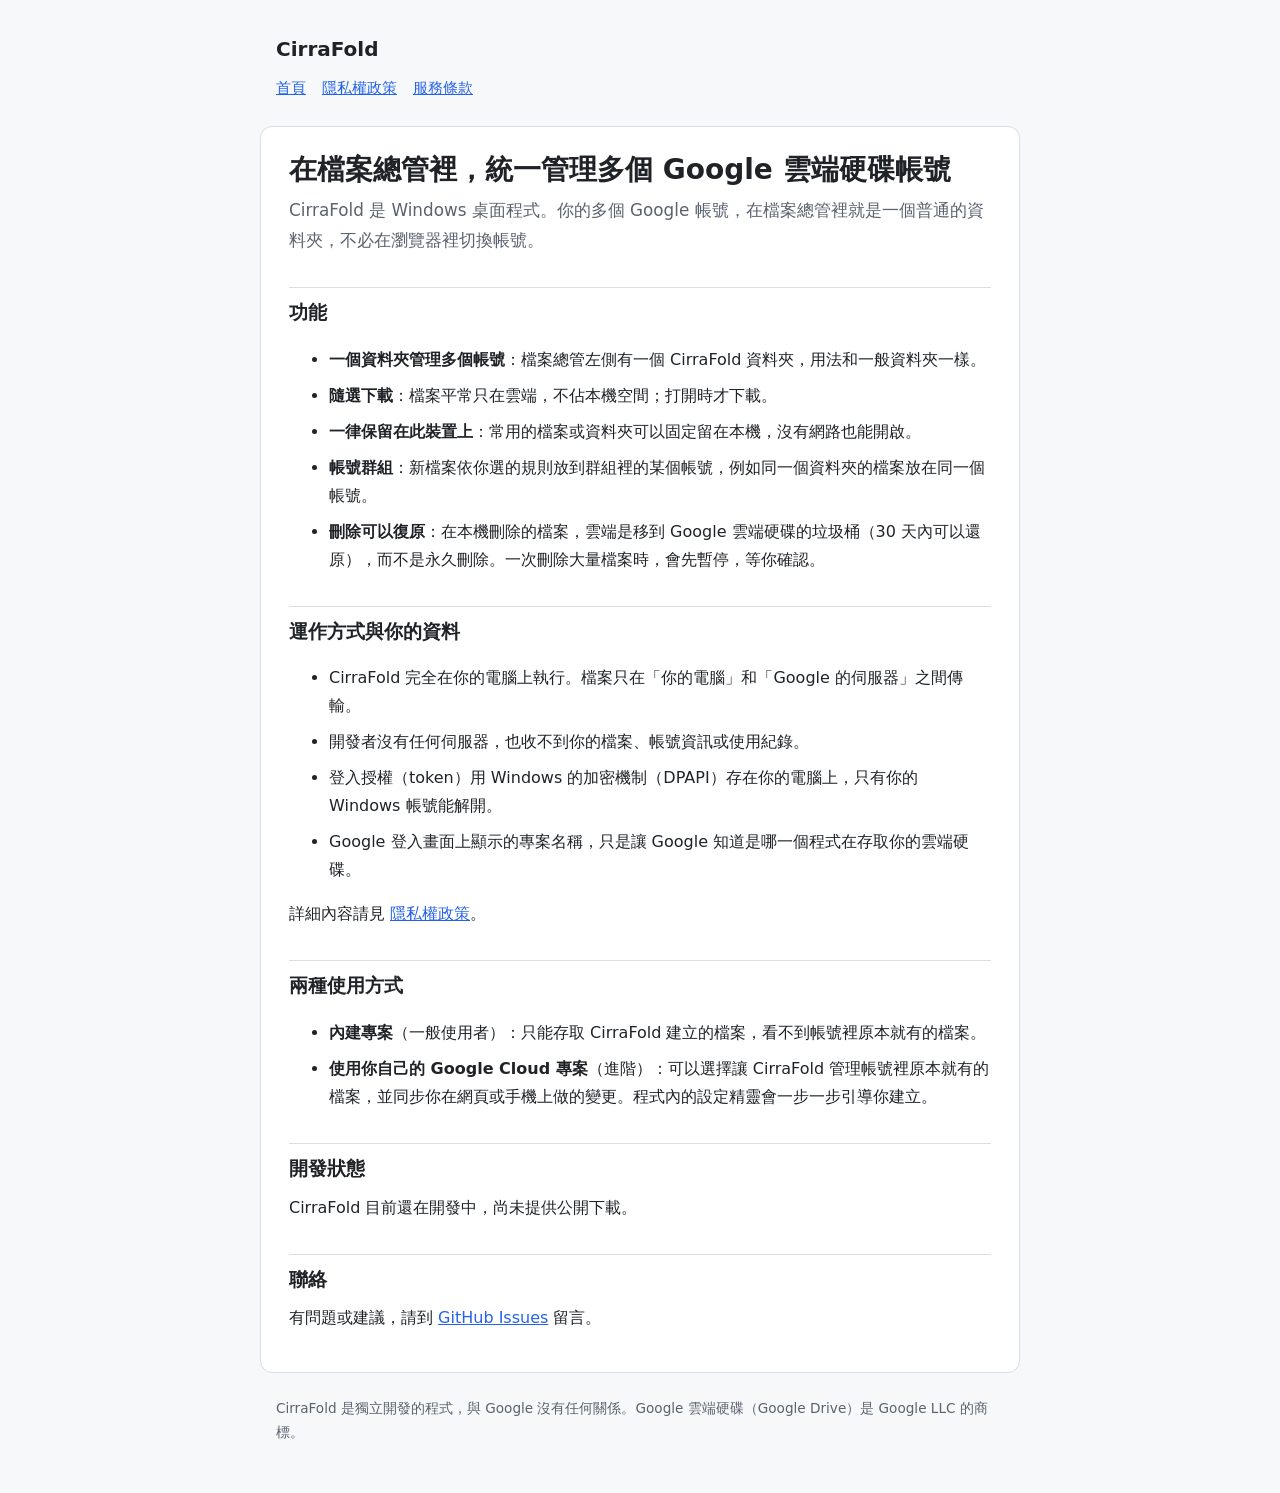
<file: index.html>
<!doctype html>
<html lang="zh-Hant">
<head>
  <meta charset="utf-8">
  <meta name="viewport" content="width=device-width, initial-scale=1">
  <title>CirraFold</title>
  <meta name="description" content="CirraFold：在 Windows 檔案總管裡統一管理多個 Google 雲端硬碟帳號的桌面程式。">
  <link rel="stylesheet" href="style.css">
</head>
<body>
  <header>
    <a class="brand" href="./">CirraFold</a>
    <nav>
      <a href="./">首頁</a>
      <a href="privacy.html">隱私權政策</a>
      <a href="terms.html">服務條款</a>
    </nav>
  </header>

  <main>
    <h1>在檔案總管裡，統一管理多個 Google 雲端硬碟帳號</h1>
    <p class="lead">CirraFold 是 Windows 桌面程式。你的多個 Google 帳號，在檔案總管裡就是一個普通的資料夾，不必在瀏覽器裡切換帳號。</p>

    <h2>功能</h2>
    <ul>
      <li><strong>一個資料夾管理多個帳號</strong>：檔案總管左側有一個 CirraFold 資料夾，用法和一般資料夾一樣。</li>
      <li><strong>隨選下載</strong>：檔案平常只在雲端，不佔本機空間；打開時才下載。</li>
      <li><strong>一律保留在此裝置上</strong>：常用的檔案或資料夾可以固定留在本機，沒有網路也能開啟。</li>
      <li><strong>帳號群組</strong>：新檔案依你選的規則放到群組裡的某個帳號，例如同一個資料夾的檔案放在同一個帳號。</li>
      <li><strong>刪除可以復原</strong>：在本機刪除的檔案，雲端是移到 Google 雲端硬碟的垃圾桶（30 天內可以還原），而不是永久刪除。一次刪除大量檔案時，會先暫停，等你確認。</li>
    </ul>

    <h2>運作方式與你的資料</h2>
    <ul>
      <li>CirraFold 完全在你的電腦上執行。檔案只在「你的電腦」和「Google 的伺服器」之間傳輸。</li>
      <li>開發者沒有任何伺服器，也收不到你的檔案、帳號資訊或使用紀錄。</li>
      <li>登入授權（token）用 Windows 的加密機制（DPAPI）存在你的電腦上，只有你的 Windows 帳號能解開。</li>
      <li>Google 登入畫面上顯示的專案名稱，只是讓 Google 知道是哪一個程式在存取你的雲端硬碟。</li>
    </ul>
    <p>詳細內容請見 <a href="privacy.html">隱私權政策</a>。</p>

    <h2>兩種使用方式</h2>
    <ul>
      <li><strong>內建專案</strong>（一般使用者）：只能存取 CirraFold 建立的檔案，看不到帳號裡原本就有的檔案。</li>
      <li><strong>使用你自己的 Google Cloud 專案</strong>（進階）：可以選擇讓 CirraFold 管理帳號裡原本就有的檔案，並同步你在網頁或手機上做的變更。程式內的設定精靈會一步一步引導你建立。</li>
    </ul>

    <h2>開發狀態</h2>
    <p>CirraFold 目前還在開發中，尚未提供公開下載。</p>

    <h2>聯絡</h2>
    <p>有問題或建議，請到 <a href="https://github.com/a33999512/cirrafold-site/issues">GitHub Issues</a> 留言。</p>
  </main>

  <footer>
    <p>CirraFold 是獨立開發的程式，與 Google 沒有任何關係。Google 雲端硬碟（Google Drive）是 Google LLC 的商標。</p>
  </footer>
</body>
</html>
</file>
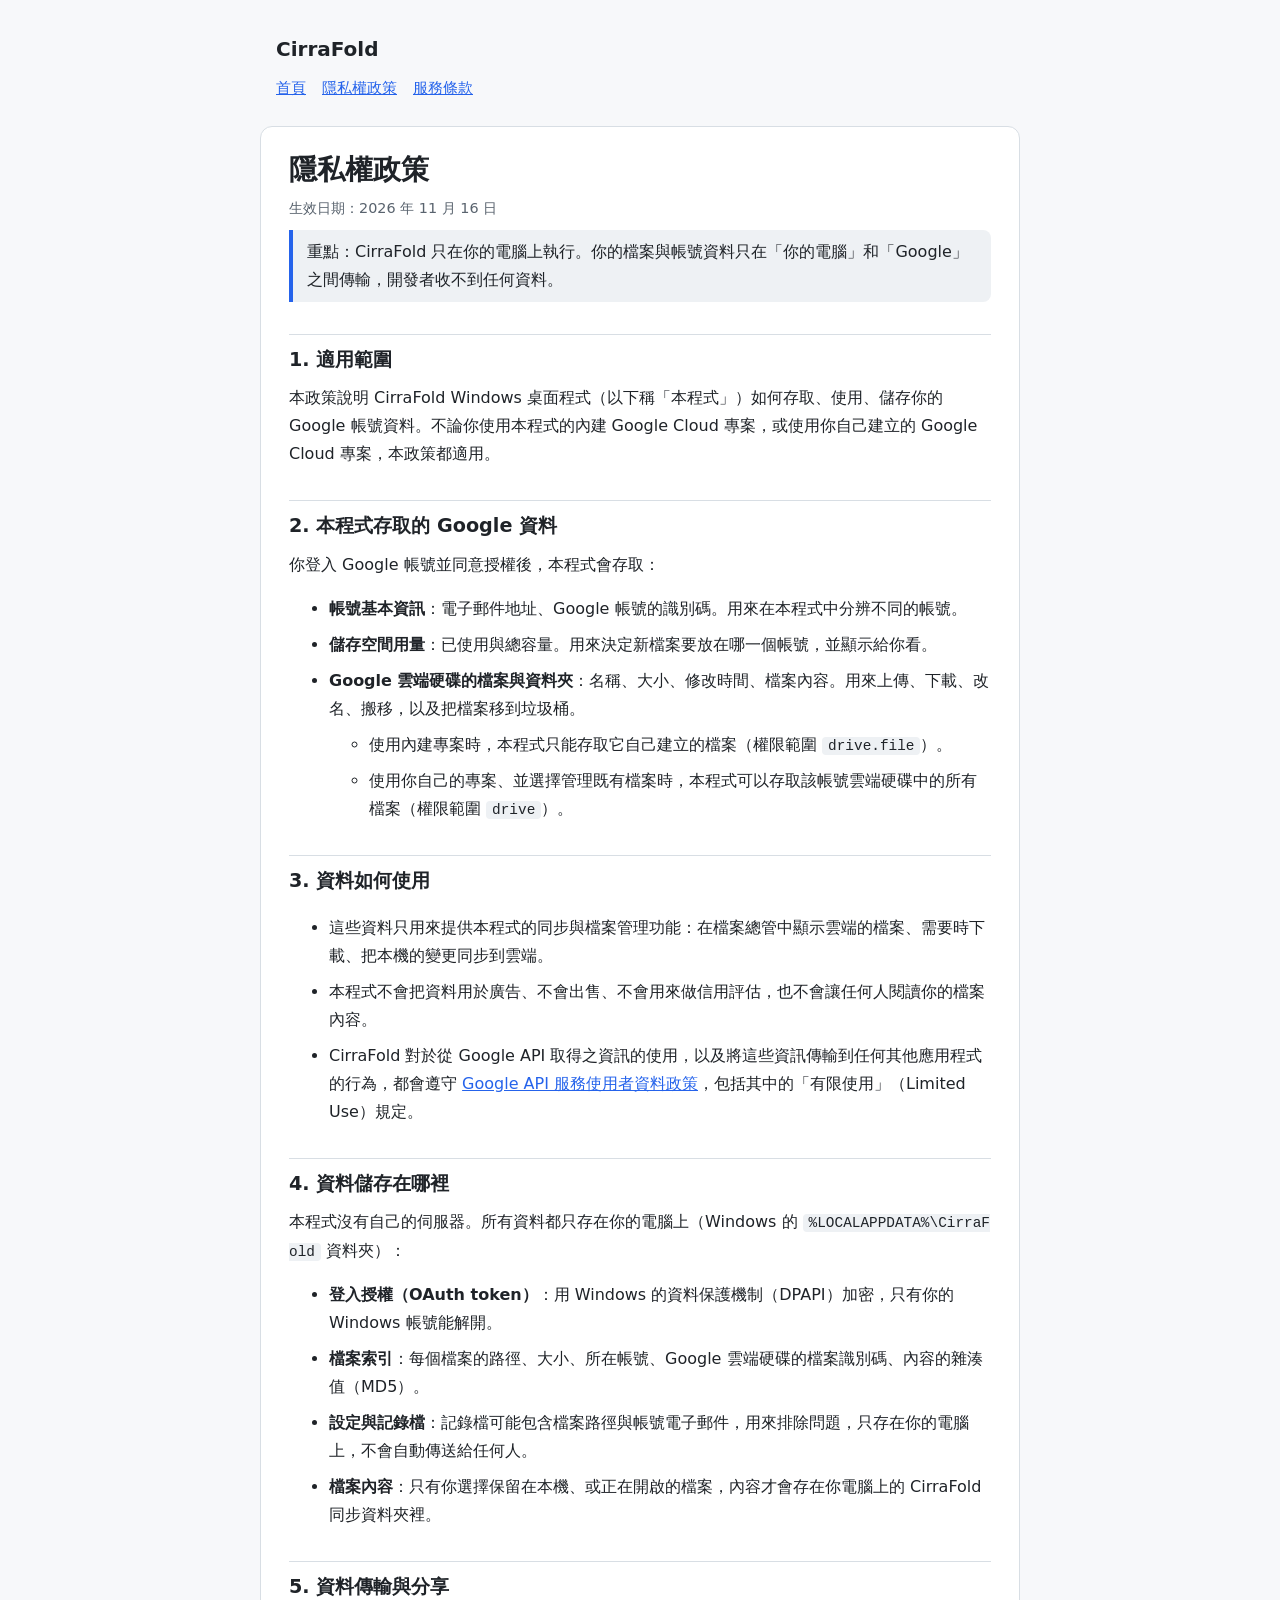
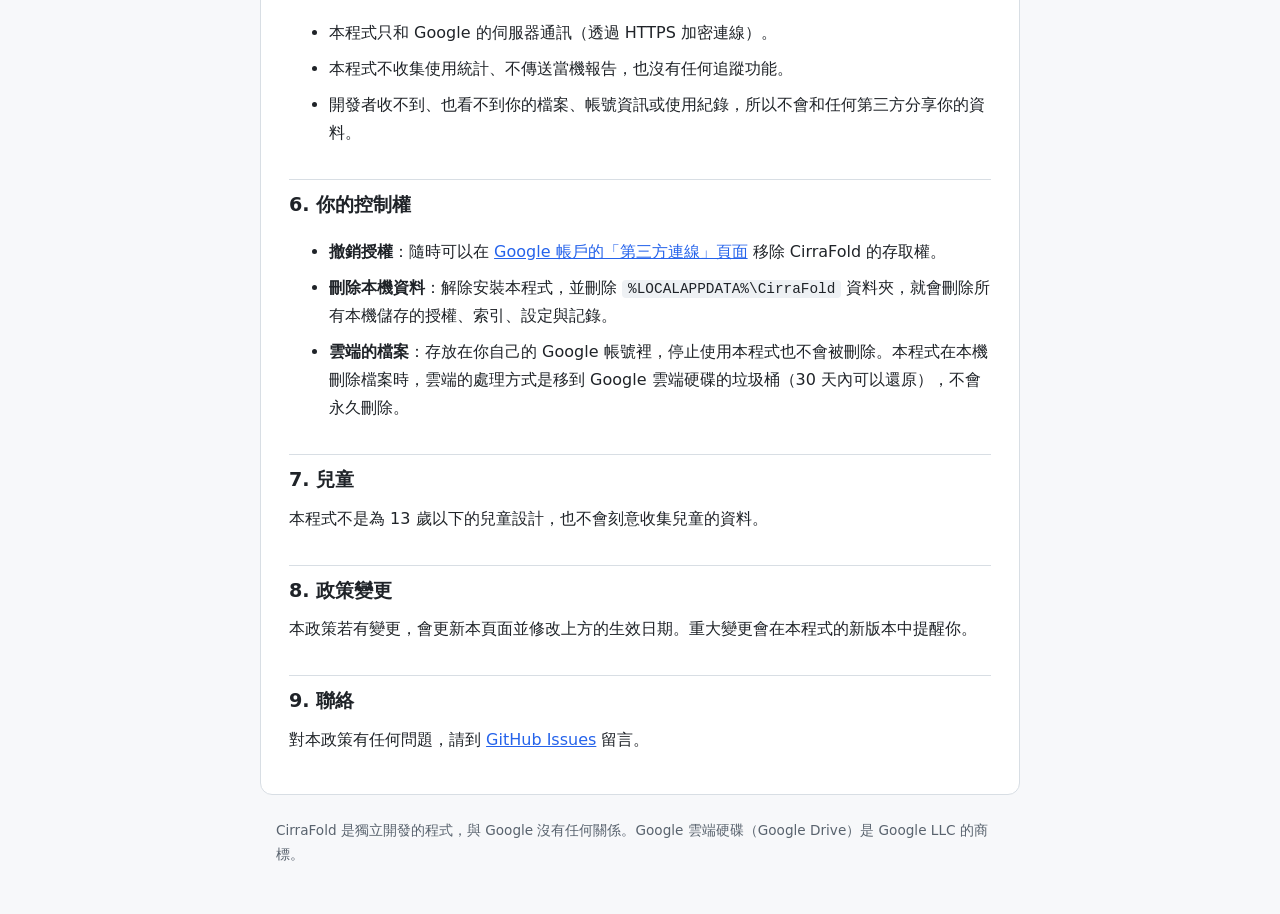
<file: privacy.html>
<!doctype html>
<html lang="zh-Hant">
<head>
  <meta charset="utf-8">
  <meta name="viewport" content="width=device-width, initial-scale=1">
  <title>CirraFold 隱私權政策</title>
  <meta name="description" content="CirraFold 如何存取、儲存與保護你的 Google 帳號資料。">
  <link rel="stylesheet" href="style.css">
</head>
<body>
  <header>
    <a class="brand" href="./">CirraFold</a>
    <nav>
      <a href="./">首頁</a>
      <a href="privacy.html">隱私權政策</a>
      <a href="terms.html">服務條款</a>
    </nav>
  </header>

  <main>
    <h1>隱私權政策</h1>
    <p class="meta">生效日期：2026 年 11 月 16 日</p>

    <p class="note">重點：CirraFold 只在你的電腦上執行。你的檔案與帳號資料只在「你的電腦」和「Google」之間傳輸，開發者收不到任何資料。</p>

    <h2>1. 適用範圍</h2>
    <p>本政策說明 CirraFold Windows 桌面程式（以下稱「本程式」）如何存取、使用、儲存你的 Google 帳號資料。不論你使用本程式的內建 Google Cloud 專案，或使用你自己建立的 Google Cloud 專案，本政策都適用。</p>

    <h2>2. 本程式存取的 Google 資料</h2>
    <p>你登入 Google 帳號並同意授權後，本程式會存取：</p>
    <ul>
      <li><strong>帳號基本資訊</strong>：電子郵件地址、Google 帳號的識別碼。用來在本程式中分辨不同的帳號。</li>
      <li><strong>儲存空間用量</strong>：已使用與總容量。用來決定新檔案要放在哪一個帳號，並顯示給你看。</li>
      <li><strong>Google 雲端硬碟的檔案與資料夾</strong>：名稱、大小、修改時間、檔案內容。用來上傳、下載、改名、搬移，以及把檔案移到垃圾桶。
        <ul>
          <li>使用內建專案時，本程式只能存取它自己建立的檔案（權限範圍 <code>drive.file</code>）。</li>
          <li>使用你自己的專案、並選擇管理既有檔案時，本程式可以存取該帳號雲端硬碟中的所有檔案（權限範圍 <code>drive</code>）。</li>
        </ul>
      </li>
    </ul>

    <h2>3. 資料如何使用</h2>
    <ul>
      <li>這些資料只用來提供本程式的同步與檔案管理功能：在檔案總管中顯示雲端的檔案、需要時下載、把本機的變更同步到雲端。</li>
      <li>本程式不會把資料用於廣告、不會出售、不會用來做信用評估，也不會讓任何人閱讀你的檔案內容。</li>
      <li>CirraFold 對於從 Google API 取得之資訊的使用，以及將這些資訊傳輸到任何其他應用程式的行為，都會遵守 <a href="https://developers.google.com/terms/api-services-user-data-policy">Google API 服務使用者資料政策</a>，包括其中的「有限使用」（Limited Use）規定。</li>
    </ul>

    <h2>4. 資料儲存在哪裡</h2>
    <p>本程式沒有自己的伺服器。所有資料都只存在你的電腦上（Windows 的 <code>%LOCALAPPDATA%\CirraFold</code> 資料夾）：</p>
    <ul>
      <li><strong>登入授權（OAuth token）</strong>：用 Windows 的資料保護機制（DPAPI）加密，只有你的 Windows 帳號能解開。</li>
      <li><strong>檔案索引</strong>：每個檔案的路徑、大小、所在帳號、Google 雲端硬碟的檔案識別碼、內容的雜湊值（MD5）。</li>
      <li><strong>設定與記錄檔</strong>：記錄檔可能包含檔案路徑與帳號電子郵件，用來排除問題，只存在你的電腦上，不會自動傳送給任何人。</li>
      <li><strong>檔案內容</strong>：只有你選擇保留在本機、或正在開啟的檔案，內容才會存在你電腦上的 CirraFold 同步資料夾裡。</li>
    </ul>

    <h2>5. 資料傳輸與分享</h2>
    <ul>
      <li>本程式只和 Google 的伺服器通訊（透過 HTTPS 加密連線）。</li>
      <li>本程式不收集使用統計、不傳送當機報告，也沒有任何追蹤功能。</li>
      <li>開發者收不到、也看不到你的檔案、帳號資訊或使用紀錄，所以不會和任何第三方分享你的資料。</li>
    </ul>

    <h2>6. 你的控制權</h2>
    <ul>
      <li><strong>撤銷授權</strong>：隨時可以在 <a href="https://myaccount.google.com/connections">Google 帳戶的「第三方連線」頁面</a> 移除 CirraFold 的存取權。</li>
      <li><strong>刪除本機資料</strong>：解除安裝本程式，並刪除 <code>%LOCALAPPDATA%\CirraFold</code> 資料夾，就會刪除所有本機儲存的授權、索引、設定與記錄。</li>
      <li><strong>雲端的檔案</strong>：存放在你自己的 Google 帳號裡，停止使用本程式也不會被刪除。本程式在本機刪除檔案時，雲端的處理方式是移到 Google 雲端硬碟的垃圾桶（30 天內可以還原），不會永久刪除。</li>
    </ul>

    <h2>7. 兒童</h2>
    <p>本程式不是為 13 歲以下的兒童設計，也不會刻意收集兒童的資料。</p>

    <h2>8. 政策變更</h2>
    <p>本政策若有變更，會更新本頁面並修改上方的生效日期。重大變更會在本程式的新版本中提醒你。</p>

    <h2>9. 聯絡</h2>
    <p>對本政策有任何問題，請到 <a href="https://github.com/a33999512/cirrafold-site/issues">GitHub Issues</a> 留言。</p>
  </main>

  <footer>
    <p>CirraFold 是獨立開發的程式，與 Google 沒有任何關係。Google 雲端硬碟（Google Drive）是 Google LLC 的商標。</p>
  </footer>
</body>
</html>
</file>
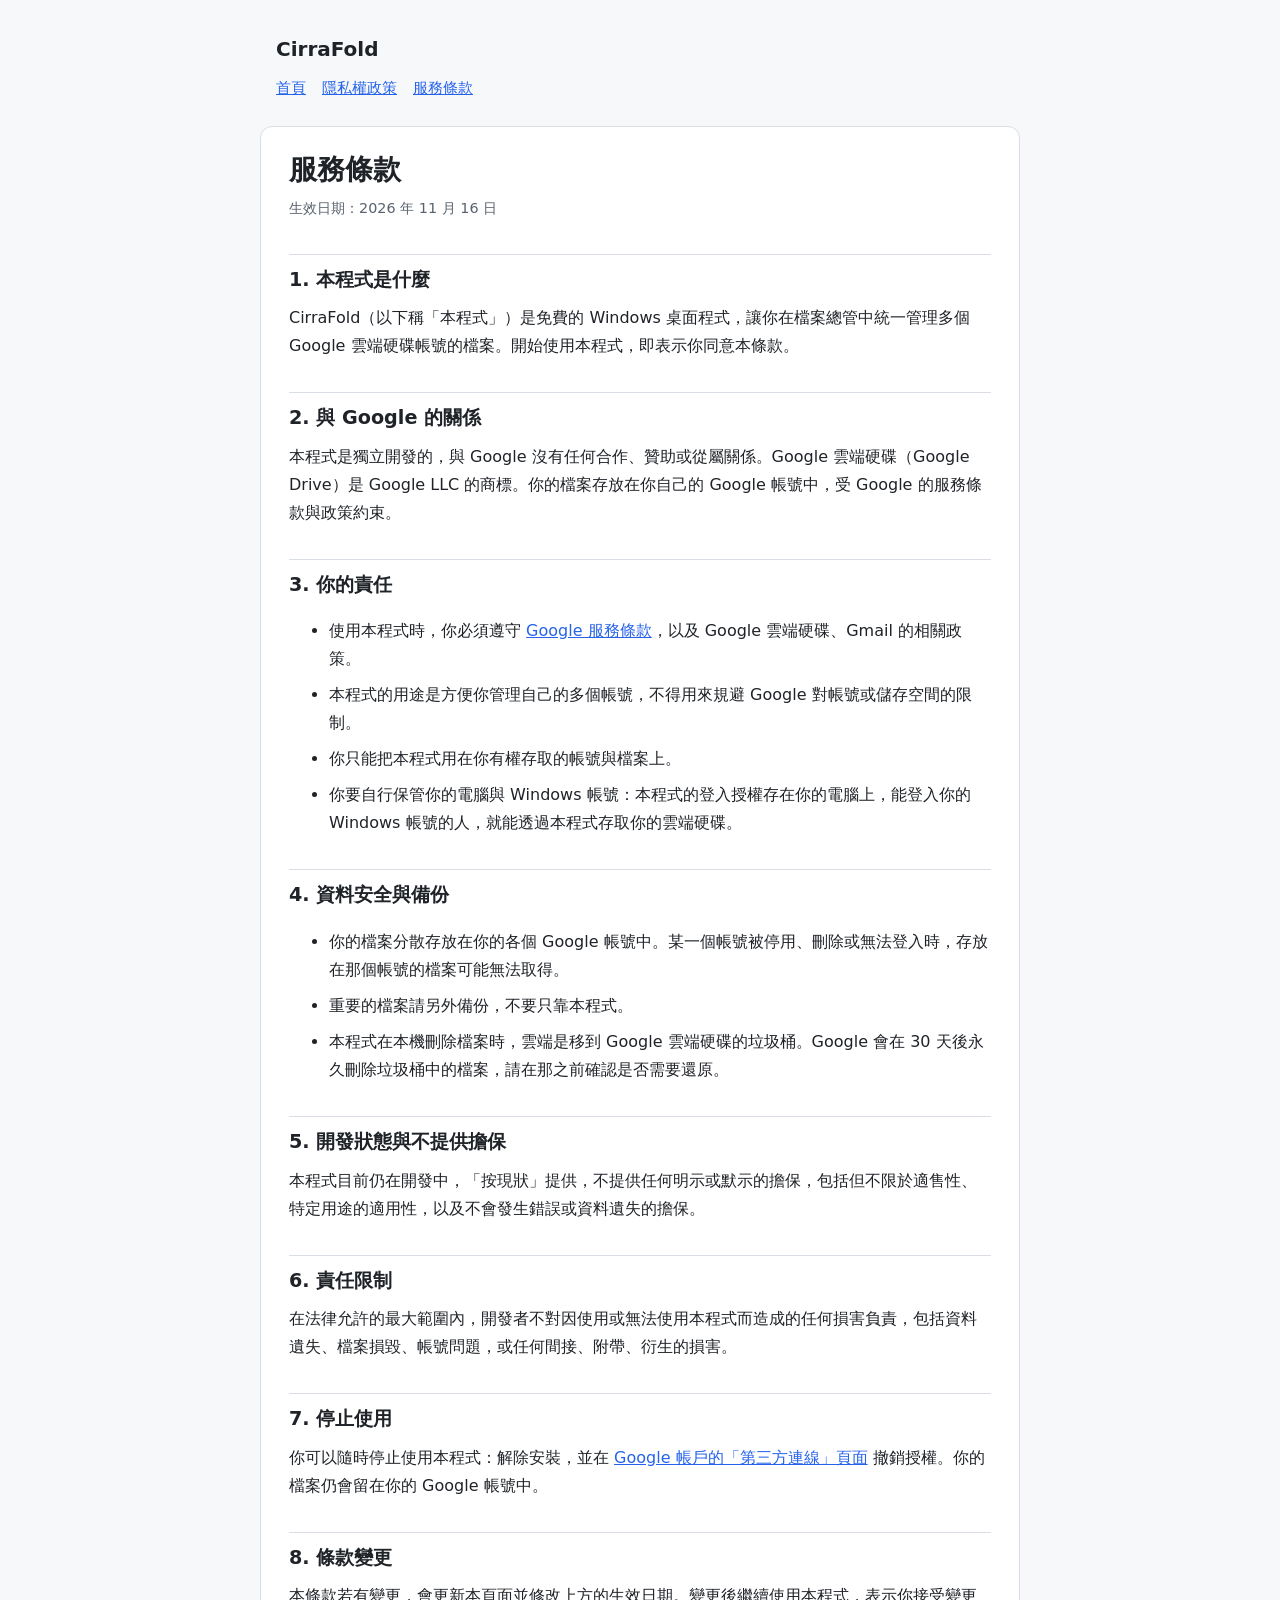
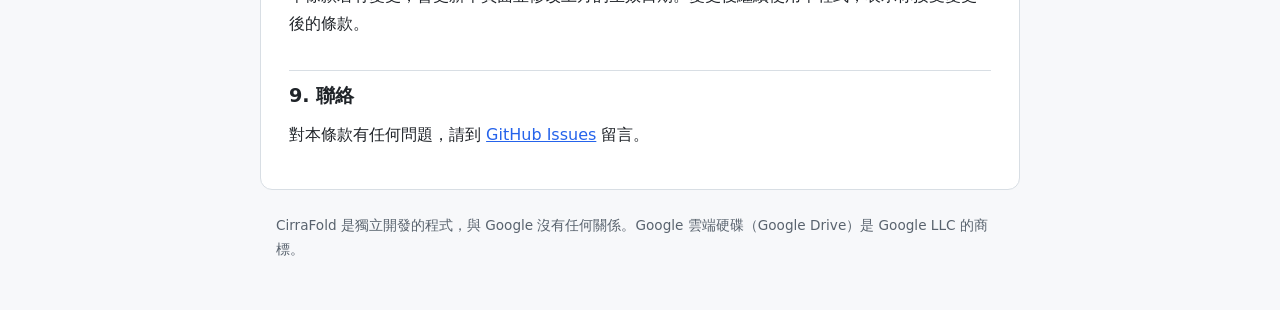
<file: terms.html>
<!doctype html>
<html lang="zh-Hant">
<head>
  <meta charset="utf-8">
  <meta name="viewport" content="width=device-width, initial-scale=1">
  <title>CirraFold 服務條款</title>
  <meta name="description" content="使用 CirraFold 桌面程式的條款。">
  <link rel="stylesheet" href="style.css">
</head>
<body>
  <header>
    <a class="brand" href="./">CirraFold</a>
    <nav>
      <a href="./">首頁</a>
      <a href="privacy.html">隱私權政策</a>
      <a href="terms.html">服務條款</a>
    </nav>
  </header>

  <main>
    <h1>服務條款</h1>
    <p class="meta">生效日期：2026 年 11 月 16 日</p>

    <h2>1. 本程式是什麼</h2>
    <p>CirraFold（以下稱「本程式」）是免費的 Windows 桌面程式，讓你在檔案總管中統一管理多個 Google 雲端硬碟帳號的檔案。開始使用本程式，即表示你同意本條款。</p>

    <h2>2. 與 Google 的關係</h2>
    <p>本程式是獨立開發的，與 Google 沒有任何合作、贊助或從屬關係。Google 雲端硬碟（Google Drive）是 Google LLC 的商標。你的檔案存放在你自己的 Google 帳號中，受 Google 的服務條款與政策約束。</p>

    <h2>3. 你的責任</h2>
    <ul>
      <li>使用本程式時，你必須遵守 <a href="https://policies.google.com/terms">Google 服務條款</a>，以及 Google 雲端硬碟、Gmail 的相關政策。</li>
      <li>本程式的用途是方便你管理自己的多個帳號，不得用來規避 Google 對帳號或儲存空間的限制。</li>
      <li>你只能把本程式用在你有權存取的帳號與檔案上。</li>
      <li>你要自行保管你的電腦與 Windows 帳號：本程式的登入授權存在你的電腦上，能登入你的 Windows 帳號的人，就能透過本程式存取你的雲端硬碟。</li>
    </ul>

    <h2>4. 資料安全與備份</h2>
    <ul>
      <li>你的檔案分散存放在你的各個 Google 帳號中。某一個帳號被停用、刪除或無法登入時，存放在那個帳號的檔案可能無法取得。</li>
      <li>重要的檔案請另外備份，不要只靠本程式。</li>
      <li>本程式在本機刪除檔案時，雲端是移到 Google 雲端硬碟的垃圾桶。Google 會在 30 天後永久刪除垃圾桶中的檔案，請在那之前確認是否需要還原。</li>
    </ul>

    <h2>5. 開發狀態與不提供擔保</h2>
    <p>本程式目前仍在開發中，「按現狀」提供，不提供任何明示或默示的擔保，包括但不限於適售性、特定用途的適用性，以及不會發生錯誤或資料遺失的擔保。</p>

    <h2>6. 責任限制</h2>
    <p>在法律允許的最大範圍內，開發者不對因使用或無法使用本程式而造成的任何損害負責，包括資料遺失、檔案損毀、帳號問題，或任何間接、附帶、衍生的損害。</p>

    <h2>7. 停止使用</h2>
    <p>你可以隨時停止使用本程式：解除安裝，並在 <a href="https://myaccount.google.com/connections">Google 帳戶的「第三方連線」頁面</a> 撤銷授權。你的檔案仍會留在你的 Google 帳號中。</p>

    <h2>8. 條款變更</h2>
    <p>本條款若有變更，會更新本頁面並修改上方的生效日期。變更後繼續使用本程式，表示你接受變更後的條款。</p>

    <h2>9. 聯絡</h2>
    <p>對本條款有任何問題，請到 <a href="https://github.com/a33999512/cirrafold-site/issues">GitHub Issues</a> 留言。</p>
  </main>

  <footer>
    <p>CirraFold 是獨立開發的程式，與 Google 沒有任何關係。Google 雲端硬碟（Google Drive）是 Google LLC 的商標。</p>
  </footer>
</body>
</html>
</file>
<file: style.css>
/* CirraFold 公開網頁的共用樣式。不載入任何外部字型或指令碼（不追蹤訪客）。 */
:root {
  --bg: #f7f8fa;
  --surface: #ffffff;
  --text: #1f2328;
  --muted: #59636e;
  --accent: #2563eb;
  --border: #d8dee4;
  --code-bg: #eef1f4;
}

@media (prefers-color-scheme: dark) {
  :root {
    --bg: #0f1419;
    --surface: #161b22;
    --text: #e6edf3;
    --muted: #9198a1;
    --accent: #6ea8ff;
    --border: #30363d;
    --code-bg: #1f2630;
  }
}

* {
  box-sizing: border-box;
}

body {
  margin: 0;
  background: var(--bg);
  color: var(--text);
  font-family: "Segoe UI", "Microsoft JhengHei", "PingFang TC", "Noto Sans TC", system-ui, sans-serif;
  line-height: 1.75;
  font-size: 16px;
}

header,
main,
footer {
  max-width: 760px;
  margin: 0 auto;
  padding: 0 16px;
}

header {
  padding-top: 32px;
  padding-bottom: 8px;
}

.brand {
  font-size: 1.25rem;
  font-weight: 700;
  color: var(--text);
  text-decoration: none;
}

nav {
  margin-top: 8px;
  display: flex;
  flex-wrap: wrap;
  gap: 16px;
  font-size: 0.95rem;
}

main {
  background: var(--surface);
  border: 1px solid var(--border);
  border-radius: 12px;
  padding: 24px 28px 32px;
  margin-top: 16px;
}

h1 {
  font-size: 1.75rem;
  line-height: 1.35;
  margin: 0 0 8px;
}

h2 {
  font-size: 1.2rem;
  margin: 32px 0 8px;
  padding-top: 8px;
  border-top: 1px solid var(--border);
}

p,
li {
  margin: 8px 0;
}

.lead {
  color: var(--muted);
  font-size: 1.05rem;
}

.meta {
  color: var(--muted);
  font-size: 0.9rem;
}

a {
  color: var(--accent);
}

code {
  background: var(--code-bg);
  padding: 1px 6px;
  border-radius: 4px;
  font-size: 0.9em;
  word-break: break-all;
}

.note {
  border-left: 4px solid var(--accent);
  background: var(--code-bg);
  padding: 8px 14px;
  border-radius: 0 8px 8px 0;
}

footer {
  color: var(--muted);
  font-size: 0.85rem;
  padding-top: 16px;
  padding-bottom: 40px;
}

@media (max-width: 520px) {
  main {
    padding: 18px 16px 24px;
  }

  h1 {
    font-size: 1.45rem;
  }
}
</file>
